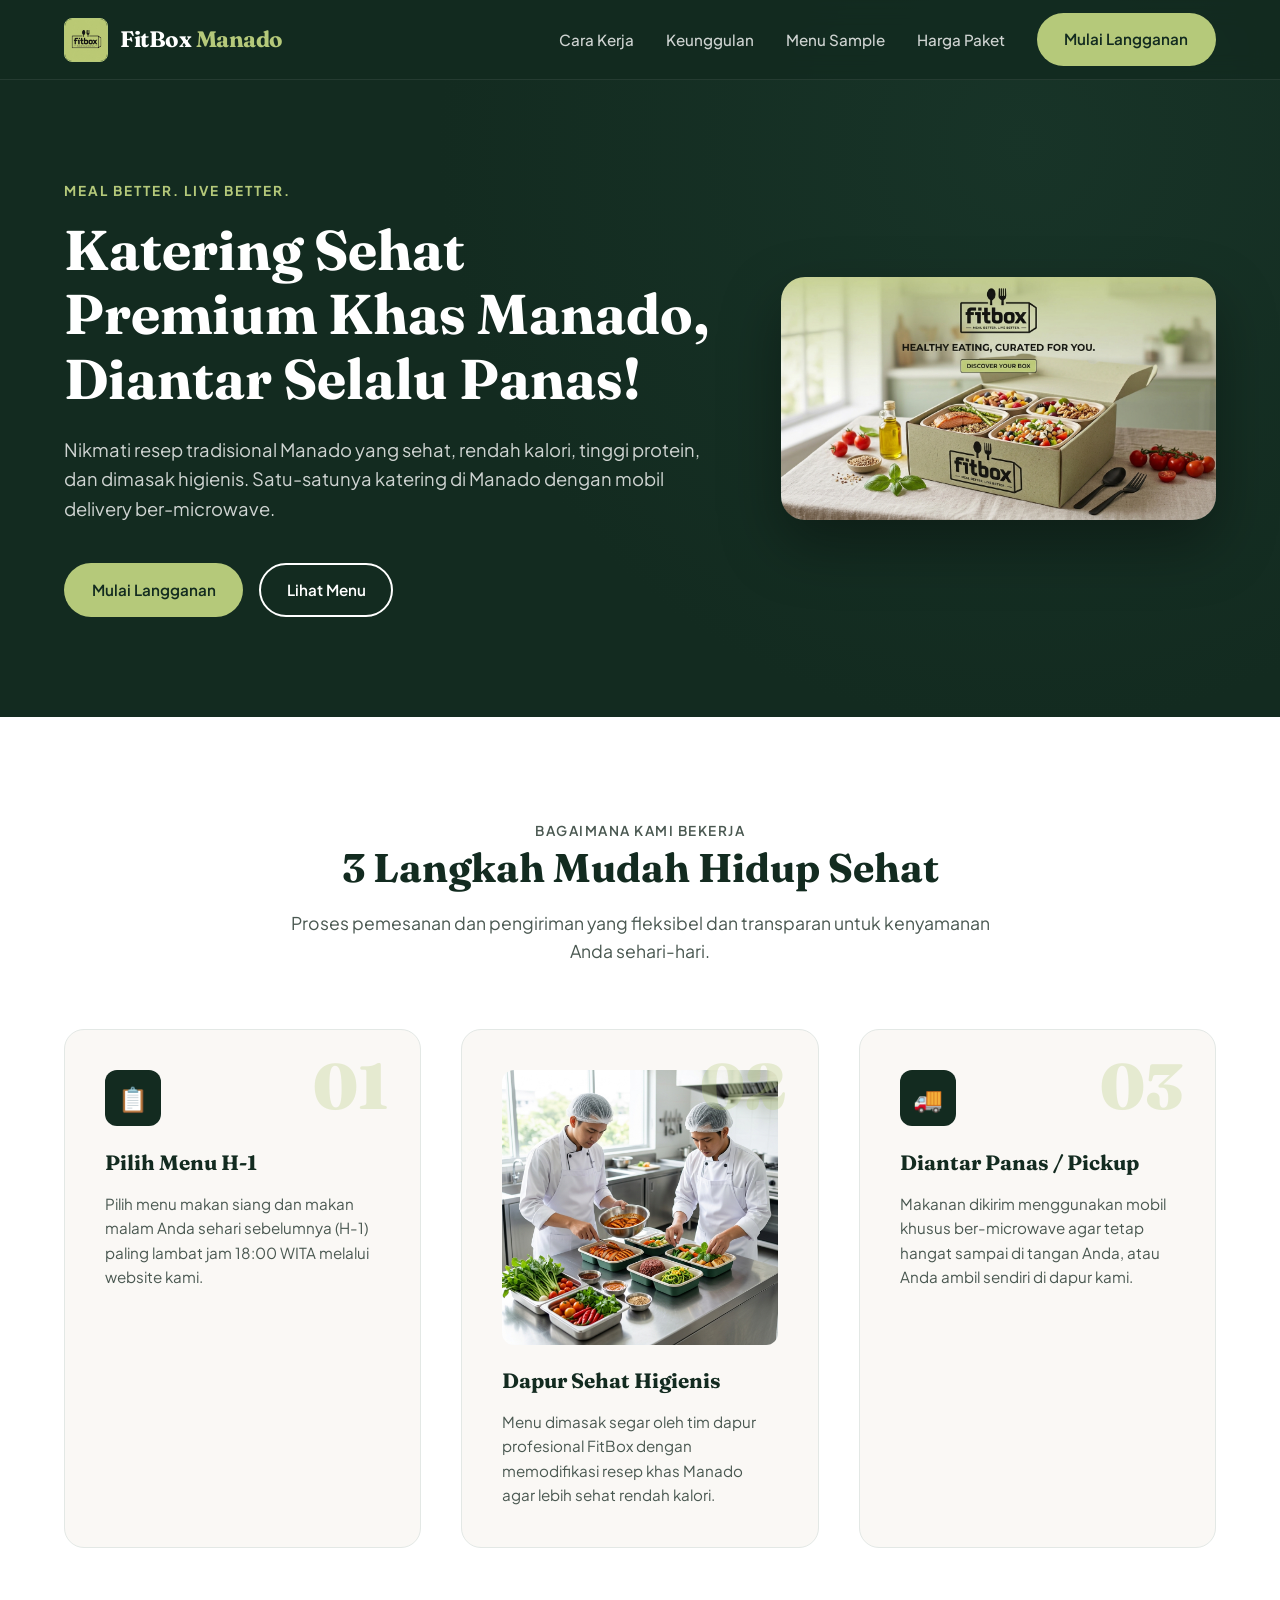
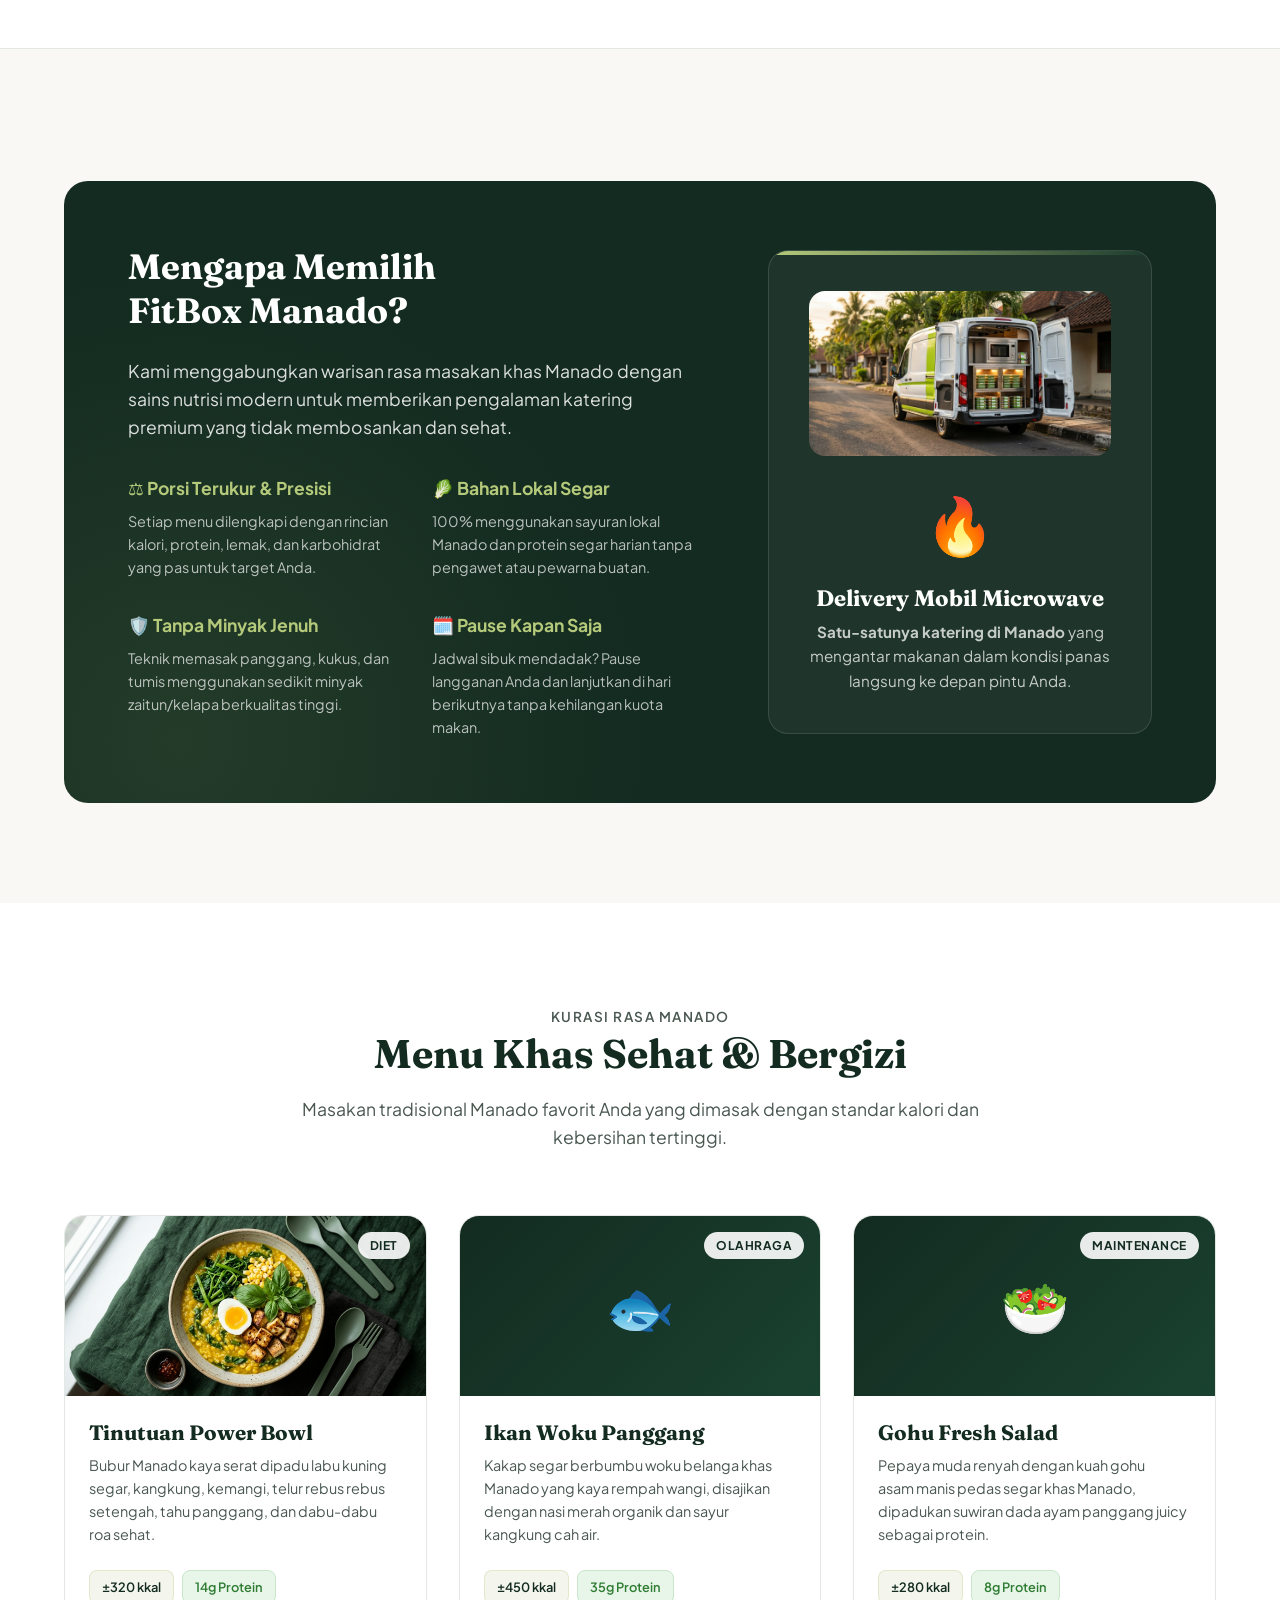
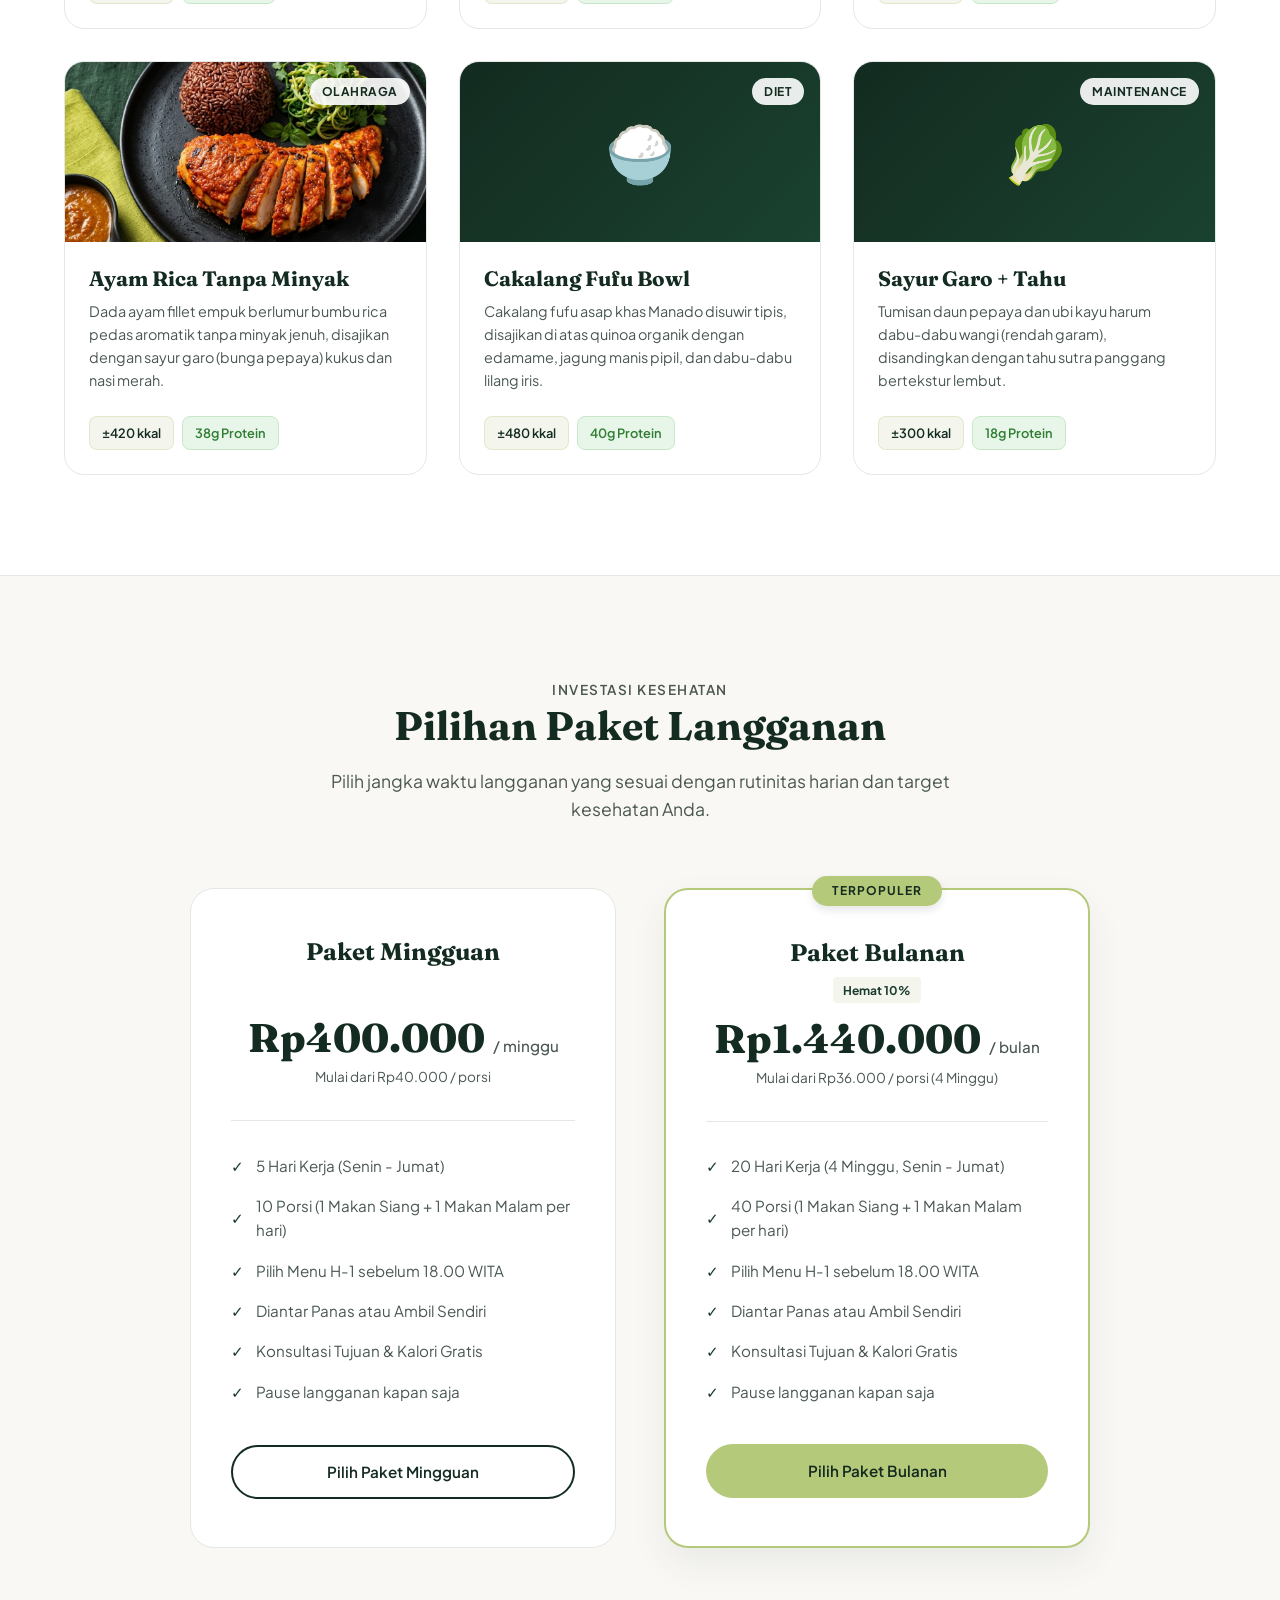
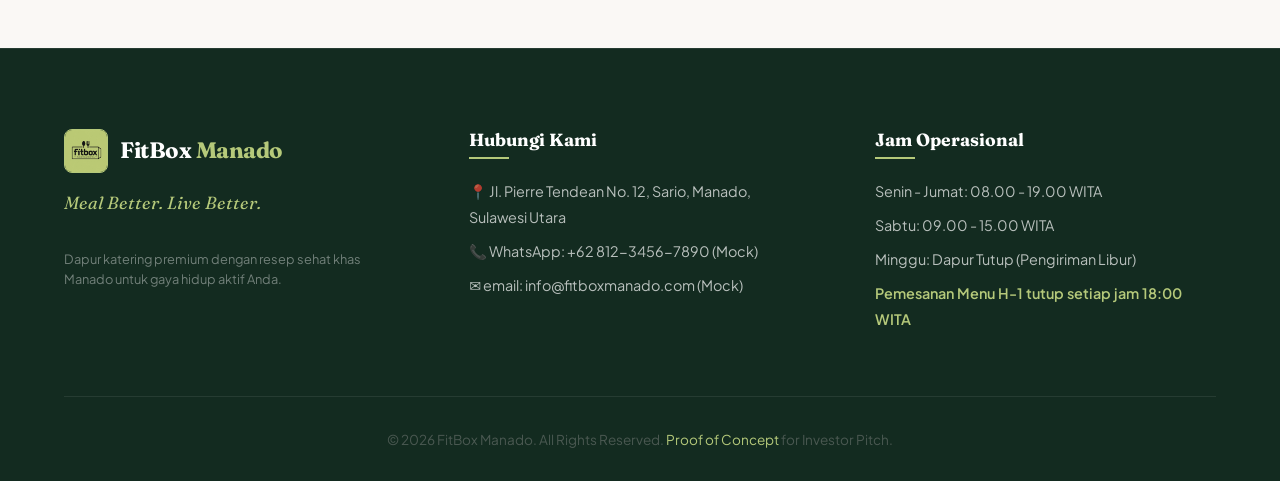
<file: index.html>
<!DOCTYPE html>
<html lang="id">
<head>
  <meta charset="UTF-8">
  <meta name="viewport" content="width=device-width, initial-scale=1.0">
  <title>FitBox Manado — Katering Sehat Premium Khas Manado</title>
  <meta name="description" content="Katering sehat premium pertama di Manado yang diantar panas oleh mobil ber-microwave. Rasa khas Manado yang lezat dengan kalori terukur.">
  <link rel="icon" href="logo.jpeg">
  <link rel="stylesheet" href="styles.css">
</head>
<body>

  <!-- Floating Navbar -->
  <nav class="navbar">
    <div class="container navbar-container">
      <a href="index.html" class="brand">
        <img src="logo.jpeg" alt="FitBox Manado Logo" class="brand-logo">
        <span class="brand-text">FitBox <span>Manado</span></span>
      </a>
      <ul class="nav-links">
        <li><a href="#cara-kerja" class="nav-link">Cara Kerja</a></li>
        <li><a href="#differentiator" class="nav-link">Keunggulan</a></li>
        <li><a href="#menu" class="nav-link">Menu Sample</a></li>
        <li><a href="#harga" class="nav-link">Harga Paket</a></li>
        <li><a href="order.html" class="btn btn-primary">Mulai Langganan</a></li>
      </ul>
      <!-- Mobile CTA -->
      <a href="order.html" class="btn btn-primary mobile-only" style="display: none;">Mulai</a>
    </div>
  </nav>

  <!-- Hero Section -->
  <header class="hero">
    <div class="container hero-grid">
      <div class="hero-content">
        <div class="hero-tagline">Meal Better. Live Better.</div>
        <h1 class="hero-title">Katering Sehat Premium Khas Manado, Diantar Selalu Panas!</h1>
        <p class="hero-description">
          Nikmati resep tradisional Manado yang sehat, rendah kalori, tinggi protein, dan dimasak higienis. Satu-satunya katering di Manado dengan mobil delivery ber-microwave.
        </p>
        <div class="hero-actions">
          <a href="order.html" class="btn btn-primary">Mulai Langganan</a>
          <a href="#menu" class="btn btn-secondary">Lihat Menu</a>
        </div>
      </div>
      <div class="hero-image-container">
        <img src="hero-image.jpg" alt="Menu sehat FitBox" style="width:100%; border-radius:24px; box-shadow:0 25px 60px rgba(0,0,0,0.35);">
      </div>
    </div>
  </header>

  <!-- Cara Kerja Section -->
  <section id="cara-kerja" class="section section-bg-white">
    <div class="container">
      <div class="section-header">
        <span class="section-subtitle">Bagaimana Kami Bekerja</span>
        <h2 class="section-title">3 Langkah Mudah Hidup Sehat</h2>
        <p class="section-description">Proses pemesanan dan pengiriman yang fleksibel dan transparan untuk kenyamanan Anda sehari-hari.</p>
      </div>

      <div class="cara-kerja-grid">
        <!-- Step 1 -->
        <div class="step-card">
          <span class="step-number">01</span>
          <div class="step-icon">📋</div>
          <h3 class="step-title">Pilih Menu H-1</h3>
          <p class="step-desc">Pilih menu makan siang dan makan malam Anda sehari sebelumnya (H-1) paling lambat jam 18:00 WITA melalui website kami.</p>
        </div>

        <!-- Step 2 -->
        <div class="step-card">
          <span class="step-number">02</span>
          <img src="kitchen.jpg" alt="Dapur higienis FitBox" style="width:100%; border-radius:12px; margin-bottom:1rem;">
          <h3 class="step-title">Dapur Sehat Higienis</h3>
          <p class="step-desc">Menu dimasak segar oleh tim dapur profesional FitBox dengan memodifikasi resep khas Manado agar lebih sehat rendah kalori.</p>
        </div>

        <!-- Step 3 -->
        <div class="step-card">
          <span class="step-number">03</span>
          <div class="step-icon">🚚</div>
          <h3 class="step-title">Diantar Panas / Pickup</h3>
          <p class="step-desc">Makanan dikirim menggunakan mobil khusus ber-microwave agar tetap hangat sampai di tangan Anda, atau Anda ambil sendiri di dapur kami.</p>
        </div>
      </div>
    </div>
  </section>

  <!-- Keunggulan Section (Differentiator) -->
  <section id="differentiator" class="section">
    <div class="container">
      <div class="differentiator">
        <div class="diff-grid">
          <div class="diff-content">
            <h3>Mengapa Memilih FitBox Manado?</h3>
            <p class="diff-text">
              Kami menggabungkan warisan rasa masakan khas Manado dengan sains nutrisi modern untuk memberikan pengalaman katering premium yang tidak membosankan dan sehat.
            </p>
            <div class="diff-badge-container">
              <div class="diff-badge-item">
                <span class="diff-badge-title">⚖️ Porsi Terukur & Presisi</span>
                <span class="diff-badge-desc">Setiap menu dilengkapi dengan rincian kalori, protein, lemak, dan karbohidrat yang pas untuk target Anda.</span>
              </div>
              <div class="diff-badge-item">
                <span class="diff-badge-title">🥬 Bahan Lokal Segar</span>
                <span class="diff-badge-desc">100% menggunakan sayuran lokal Manado dan protein segar harian tanpa pengawet atau pewarna buatan.</span>
              </div>
              <div class="diff-badge-item">
                <span class="diff-badge-title">🛡️ Tanpa Minyak Jenuh</span>
                <span class="diff-badge-desc">Teknik memasak panggang, kukus, dan tumis menggunakan sedikit minyak zaitun/kelapa berkualitas tinggi.</span>
              </div>
              <div class="diff-badge-item">
                <span class="diff-badge-title">🗓️ Pause Kapan Saja</span>
                <span class="diff-badge-desc">Jadwal sibuk mendadak? Pause langganan Anda dan lanjutkan di hari berikutnya tanpa kehilangan kuota makan.</span>
              </div>
            </div>
          </div>
          <div class="microwave-card">
            <img src="delivery-car.jpg" alt="Mobil Hot Delivery FitBox" style="width:100%; border-radius:16px; margin-bottom:1rem;">
            <span class="microwave-icon">🔥</span>
            <h4>Delivery Mobil Microwave</h4>
            <p><strong>Satu-satunya katering di Manado</strong> yang mengantar makanan dalam kondisi panas langsung ke depan pintu Anda.</p>
          </div>
        </div>
      </div>
    </div>
  </section>

  <!-- Sample Menu Section -->
  <section id="menu" class="section section-bg-white">
    <div class="container">
      <div class="section-header">
        <span class="section-subtitle">Kurasi Rasa Manado</span>
        <h2 class="section-title">Menu Khas Sehat & Bergizi</h2>
        <p class="section-description">Masakan tradisional Manado favorit Anda yang dimasak dengan standar kalori dan kebersihan tertinggi.</p>
      </div>

      <div class="menu-grid">
        <!-- Item 1 -->
        <div class="menu-card">
          <div class="menu-visual-placeholder" style="padding:0; overflow:hidden;">
            <img src="menu-tinutuan.jpg" alt="Tinutuan Power Bowl" style="width:100%; height:100%; object-fit:cover;">
            <span class="menu-tag">Diet</span>
          </div>
          <div class="menu-body">
            <div class="menu-info">
              <h3 class="menu-title">Tinutuan Power Bowl</h3>
              <p class="menu-desc">Bubur Manado kaya serat dipadu labu kuning segar, kangkung, kemangi, telur rebus rebus setengah, tahu panggang, dan dabu-dabu roa sehat.</p>
            </div>
            <div class="menu-badges">
              <span class="badge badge-kcal">±320 kkal</span>
              <span class="badge badge-protein">14g Protein</span>
            </div>
          </div>
        </div>

        <!-- Item 2 -->
        <div class="menu-card">
          <div class="menu-visual-placeholder">
            🐟
            <span class="menu-tag">Olahraga</span>
          </div>
          <div class="menu-body">
            <div class="menu-info">
              <h3 class="menu-title">Ikan Woku Panggang</h3>
              <p class="menu-desc">Kakap segar berbumbu woku belanga khas Manado yang kaya rempah wangi, disajikan dengan nasi merah organik dan sayur kangkung cah air.</p>
            </div>
            <div class="menu-badges">
              <span class="badge badge-kcal">±450 kkal</span>
              <span class="badge badge-protein">35g Protein</span>
            </div>
          </div>
        </div>

        <!-- Item 3 -->
        <div class="menu-card">
          <div class="menu-visual-placeholder">
            🥗
            <span class="menu-tag">Maintenance</span>
          </div>
          <div class="menu-body">
            <div class="menu-info">
              <h3 class="menu-title">Gohu Fresh Salad</h3>
              <p class="menu-desc">Pepaya muda renyah dengan kuah gohu asam manis pedas segar khas Manado, dipadukan suwiran dada ayam panggang juicy sebagai protein.</p>
            </div>
            <div class="menu-badges">
              <span class="badge badge-kcal">±280 kkal</span>
              <span class="badge badge-protein">8g Protein</span>
            </div>
          </div>
        </div>

        <!-- Item 4 -->
        <div class="menu-card">
          <div class="menu-visual-placeholder" style="padding:0; overflow:hidden;">
            <img src="menu-rica.jpg" alt="Ayam Rica Tanpa Minyak" style="width:100%; height:100%; object-fit:cover;">
            <span class="menu-tag">Olahraga</span>
          </div>
          <div class="menu-body">
            <div class="menu-info">
              <h3 class="menu-title">Ayam Rica Tanpa Minyak</h3>
              <p class="menu-desc">Dada ayam fillet empuk berlumur bumbu rica pedas aromatik tanpa minyak jenuh, disajikan dengan sayur garo (bunga pepaya) kukus dan nasi merah.</p>
            </div>
            <div class="menu-badges">
              <span class="badge badge-kcal">±420 kkal</span>
              <span class="badge badge-protein">38g Protein</span>
            </div>
          </div>
        </div>

        <!-- Item 5 -->
        <div class="menu-card">
          <div class="menu-visual-placeholder">
            🍚
            <span class="menu-tag">Diet</span>
          </div>
          <div class="menu-body">
            <div class="menu-info">
              <h3 class="menu-title">Cakalang Fufu Bowl</h3>
              <p class="menu-desc">Cakalang fufu asap khas Manado disuwir tipis, disajikan di atas quinoa organik dengan edamame, jagung manis pipil, dan dabu-dabu lilang iris.</p>
            </div>
            <div class="menu-badges">
              <span class="badge badge-kcal">±480 kkal</span>
              <span class="badge badge-protein">40g Protein</span>
            </div>
          </div>
        </div>

        <!-- Item 6 -->
        <div class="menu-card">
          <div class="menu-visual-placeholder">
            🥬
            <span class="menu-tag">Maintenance</span>
          </div>
          <div class="menu-body">
            <div class="menu-info">
              <h3 class="menu-title">Sayur Garo + Tahu</h3>
              <p class="menu-desc">Tumisan daun pepaya dan ubi kayu harum dabu-dabu wangi (rendah garam), disandingkan dengan tahu sutra panggang bertekstur lembut.</p>
            </div>
            <div class="menu-badges">
              <span class="badge badge-kcal">±300 kkal</span>
              <span class="badge badge-protein">18g Protein</span>
            </div>
          </div>
        </div>
      </div>
    </div>
  </section>

  <!-- Pricing Section -->
  <section id="harga" class="section">
    <div class="container">
      <div class="section-header">
        <span class="section-subtitle">Investasi Kesehatan</span>
        <h2 class="section-title">Pilihan Paket Langganan</h2>
        <p class="section-description">Pilih jangka waktu langganan yang sesuai dengan rutinitas harian dan target kesehatan Anda.</p>
      </div>

      <div class="pricing-grid">
        <!-- Paket Mingguan -->
        <div class="pricing-card">
          <div class="pricing-header">
            <h3 class="pricing-name">Paket Mingguan</h3>
            <span class="pricing-badge-save" style="visibility: hidden;">Placeholder</span>
            <div class="pricing-price">Rp400.000 <span>/ minggu</span></div>
            <p style="margin-top: 0.5rem; font-size: 0.85rem; color: var(--color-text-muted);">Mulai dari Rp40.000 / porsi</p>
          </div>
          <ul class="pricing-features">
            <li>5 Hari Kerja (Senin - Jumat)</li>
            <li>10 Porsi (1 Makan Siang + 1 Makan Malam per hari)</li>
            <li>Pilih Menu H-1 sebelum 18.00 WITA</li>
            <li>Diantar Panas atau Ambil Sendiri</li>
            <li>Konsultasi Tujuan & Kalori Gratis</li>
            <li>Pause langganan kapan saja</li>
          </ul>
          <a href="order.html?plan=mingguan" class="btn btn-outline" style="width: 100%;">Pilih Paket Mingguan</a>
        </div>

        <!-- Paket Bulanan -->
        <div class="pricing-card popular">
          <span class="popular-badge">Terpopuler</span>
          <div class="pricing-header">
            <h3 class="pricing-name">Paket Bulanan</h3>
            <span class="pricing-badge-save">Hemat 10%</span>
            <div class="pricing-price">Rp1.440.000 <span>/ bulan</span></div>
            <p style="margin-top: 0.5rem; font-size: 0.85rem; color: var(--color-text-muted);">Mulai dari Rp36.000 / porsi (4 Minggu)</p>
          </div>
          <ul class="pricing-features">
            <li>20 Hari Kerja (4 Minggu, Senin - Jumat)</li>
            <li>40 Porsi (1 Makan Siang + 1 Makan Malam per hari)</li>
            <li>Pilih Menu H-1 sebelum 18.00 WITA</li>
            <li>Diantar Panas atau Ambil Sendiri</li>
            <li>Konsultasi Tujuan & Kalori Gratis</li>
            <li>Pause langganan kapan saja</li>
          </ul>
          <a href="order.html?plan=bulanan" class="btn btn-primary" style="width: 100%;">Pilih Paket Bulanan</a>
        </div>
      </div>
    </div>
  </section>

  <!-- Footer -->
  <footer class="footer">
    <div class="container">
      <div class="footer-grid">
        <div class="footer-brand">
          <div class="brand">
            <img src="logo.jpeg" alt="FitBox Manado Logo" class="brand-logo">
            <span class="brand-text">FitBox <span>Manado</span></span>
          </div>
          <p class="footer-tagline">Meal Better. Live Better.</p>
          <p style="font-size: 0.8rem; color: rgba(255,255,255,0.4); margin-top: 1rem;">
            Dapur katering premium dengan resep sehat khas Manado untuk gaya hidup aktif Anda.
          </p>
        </div>

        <div>
          <h4 class="footer-info-title">Hubungi Kami</h4>
          <div class="footer-info-text">
            <span>📍 Jl. Pierre Tendean No. 12, Sario, Manado, Sulawesi Utara</span>
            <span>📞 WhatsApp: +62 812-3456-7890 (Mock)</span>
            <span>✉️ email: info@fitboxmanado.com (Mock)</span>
          </div>
        </div>

        <div>
          <h4 class="footer-info-title">Jam Operasional</h4>
          <div class="footer-info-text">
            <span>Senin - Jumat: 08.00 - 19.00 WITA</span>
            <span>Sabtu: 09.00 - 15.00 WITA</span>
            <span>Minggu: Dapur Tutup (Pengiriman Libur)</span>
            <span style="color: var(--color-accent); font-weight: 600;">Pemesanan Menu H-1 tutup setiap jam 18:00 WITA</span>
          </div>
        </div>
      </div>

      <div class="footer-bottom">
        <p>&copy; 2026 FitBox Manado. All Rights Reserved. <span>Proof of Concept</span> for Investor Pitch.</p>
      </div>
    </div>
  </footer>

  <script>
    // Responsive Navbar Mobile Adjustments
    const navCta = document.querySelector('.navbar .btn');
    const mobileCta = document.querySelector('.navbar .mobile-only');
    if(window.innerWidth <= 768) {
      if(navCta) navCta.style.display = 'none';
      if(mobileCta) mobileCta.style.display = 'inline-flex';
    }
  </script>
</body>
</html>
</file>
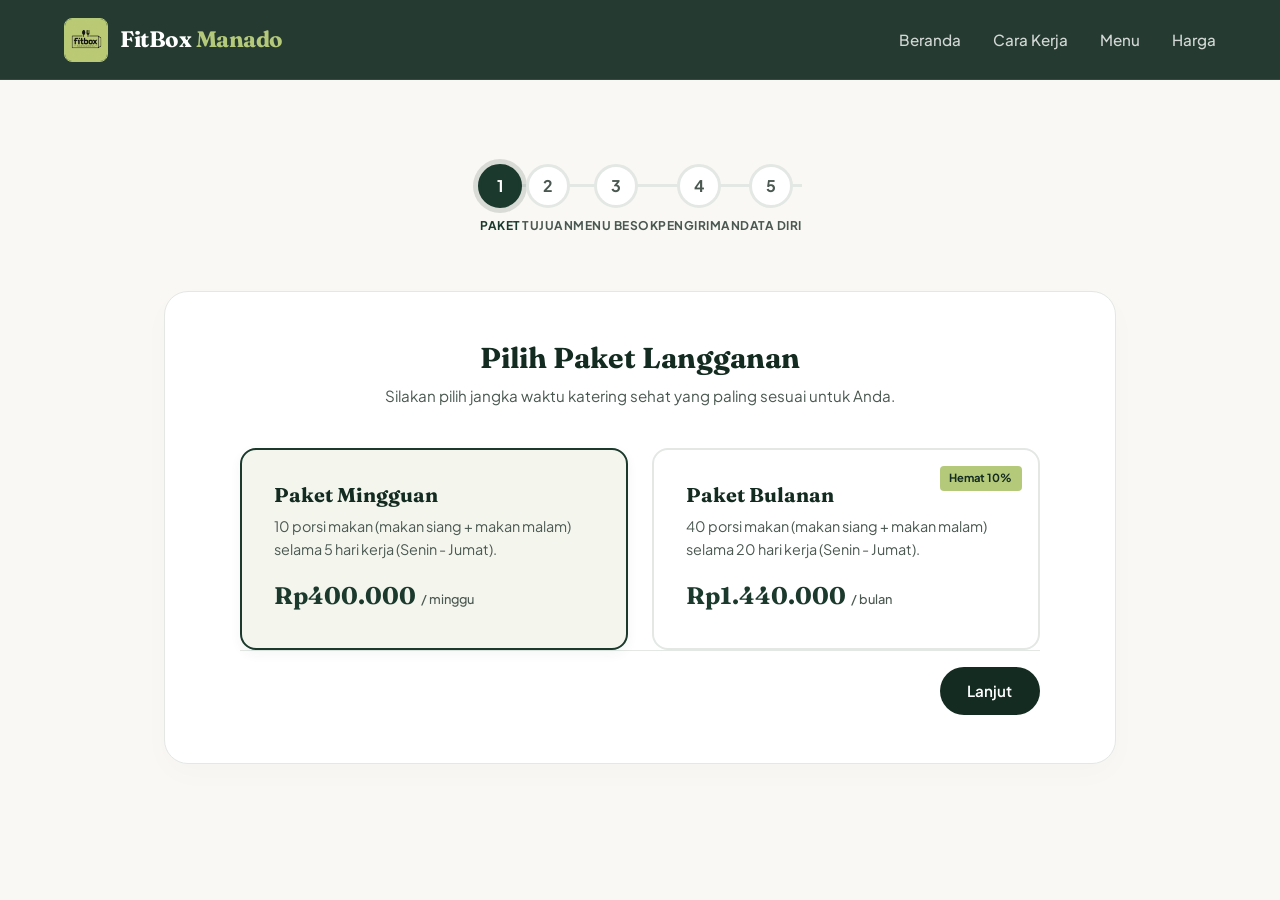
<file: order.html>
<!DOCTYPE html>
<html lang="id">
<head>
  <meta charset="UTF-8">
  <meta name="viewport" content="width=device-width, initial-scale=1.0">
  <title>Mulai Langganan — FitBox Manado</title>
  <meta name="description" content="Daftar langganan katering sehat FitBox Manado. Isi formulir wizard 5 langkah kami untuk memilih menu, jadwal kirim, dan tujuan kesehatan.">
  <link rel="icon" href="logo.jpeg">
  <link rel="stylesheet" href="styles.css">
</head>
<body>

  <!-- Floating Navbar (Branded) -->
  <nav class="navbar">
    <div class="container navbar-container">
      <a href="index.html" class="brand">
        <img src="logo.jpeg" alt="FitBox Manado Logo" class="brand-logo">
        <span class="brand-text">FitBox <span>Manado</span></span>
      </a>
      <ul class="nav-links">
        <li><a href="index.html" class="nav-link">Beranda</a></li>
        <li><a href="index.html#cara-kerja" class="nav-link">Cara Kerja</a></li>
        <li><a href="index.html#menu" class="nav-link">Menu</a></li>
        <li><a href="index.html#harga" class="nav-link">Harga</a></li>
      </ul>
    </div>
  </nav>

  <!-- Wizard Wrapper -->
  <main class="wizard-page" id="order-wizard-root">
    <div class="container" style="flex-grow: 1; max-width: 1000px; display: flex; flex-direction: column; justify-content: center;">
      
      <!-- Progress Bar Tracker -->
      <div class="progress-tracker">
        <div class="progress-bar-fill" id="progress-bar-fill"></div>
        
        <div class="progress-step active" data-step="1">
          <div class="step-indicator">1</div>
          <span class="step-label">Paket</span>
        </div>
        
        <div class="progress-step" data-step="2">
          <div class="step-indicator">2</div>
          <span class="step-label">Tujuan</span>
        </div>
        
        <div class="progress-step" data-step="3">
          <div class="step-indicator">3</div>
          <span class="step-label">Menu Besok</span>
        </div>
        
        <div class="progress-step" data-step="4">
          <div class="step-indicator">4</div>
          <span class="step-label">Pengiriman</span>
        </div>
        
        <div class="progress-step" data-step="5">
          <div class="step-indicator">5</div>
          <span class="step-label">Data Diri</span>
        </div>
      </div>

      <!-- Main Wizard Card Container -->
      <div class="wizard-card">
        
        <!-- ==================== STEP 1: PILIH PAKET ==================== -->
        <div class="wizard-step-panel active" id="step-1">
          <h2 class="wizard-title">Pilih Paket Langganan</h2>
          <p class="wizard-subtitle">Silakan pilih jangka waktu katering sehat yang paling sesuai untuk Anda.</p>
          
          <div class="options-grid">
            <!-- Paket Mingguan Card -->
            <label class="option-card" for="plan-mingguan">
              <input type="radio" id="plan-mingguan" name="plan-option" value="mingguan">
              <h3 class="option-card-title">Paket Mingguan</h3>
              <p class="option-card-desc">10 porsi makan (makan siang + makan malam) selama 5 hari kerja (Senin - Jumat).</p>
              <div class="option-card-price">Rp400.000 <span style="font-size: 0.8rem; font-weight: 500; font-family: var(--font-sans); color: var(--color-text-muted);">/ minggu</span></div>
            </label>
            
            <!-- Paket Bulanan Card -->
            <label class="option-card" for="plan-bulanan">
              <input type="radio" id="plan-bulanan" name="plan-option" value="bulanan">
              <span class="option-badge">Hemat 10%</span>
              <h3 class="option-card-title">Paket Bulanan</h3>
              <p class="option-card-desc">40 porsi makan (makan siang + makan malam) selama 20 hari kerja (Senin - Jumat).</p>
              <div class="option-card-price">Rp1.440.000 <span style="font-size: 0.8rem; font-weight: 500; font-family: var(--font-sans); color: var(--color-text-muted);">/ bulan</span></div>
            </label>
          </div>
        </div>

        <!-- ==================== STEP 2: TUJUAN & AKTIVITAS ==================== -->
        <div class="wizard-step-panel" id="step-2">
          <h2 class="wizard-title">Tujuan Kesehatan Anda</h2>
          <p class="wizard-subtitle">Kurasi menu kami disesuaikan untuk membantu mencapai berat badan ideal Anda.</p>
          
          <div class="options-grid">
            <!-- Goal 1 -->
            <label class="option-card" for="goal-diet">
              <input type="radio" id="goal-diet" name="goal-option" value="diet">
              <h3 class="option-card-title">⚖️ Turun Berat Badan</h3>
              <p class="option-card-desc">Porsi defisit kalori sehat terkontrol, dirancang khusus memangkas lemak tubuh.</p>
            </label>
            
            <!-- Goal 2 -->
            <label class="option-card" for="goal-olahraga">
              <input type="radio" id="goal-olahraga" name="goal-option" value="olahraga">
              <h3 class="option-card-title">💪 Olahraga & Otot</h3>
              <p class="option-card-desc">Asupan makro dengan protein tinggi untuk pertumbuhan massa otot & kebugaran.</p>
            </label>
            
            <!-- Goal 3 -->
            <label class="option-card" for="goal-maintenance">
              <input type="radio" id="goal-maintenance" name="goal-option" value="maintenance">
              <h3 class="option-card-title">🥗 Hidup Sehat</h3>
              <p class="option-card-desc">Porsi kalori seimbang dan nutrisi harian komplit untuk menjaga kebugaran tubuh.</p>
            </label>
            
            <!-- Goal 4 -->
            <label class="option-card" for="goal-khusus">
              <input type="radio" id="goal-khusus" name="goal-option" value="khusus">
              <h3 class="option-card-title">🩺 Kebutuhan Khusus</h3>
              <p class="option-card-desc">Rencana makan khusus dengan pembatasan alergi tertentu atau anjuran diet medis.</p>
            </label>
          </div>
        </div>

        <!-- ==================== STEP 3: PILIH MENU BESOK ==================== -->
        <div class="wizard-step-panel" id="step-3">
          <h2 class="wizard-title">Pilih Menu untuk Hari Pertama</h2>
          <p class="wizard-subtitle">Silakan pilih 1 menu Makan Siang dan 1 menu Makan Malam untuk memulai program katering Anda.</p>
          
          <div class="info-banner">
            <span class="info-banner-icon">🕒</span>
            <span>Pemesanan & perubahan menu esok hari ditutup <strong>H-1 pukul 18.00 WITA</strong>. Untuk tanggal: <strong id="tomorrow-date-label"></strong></span>
          </div>

          <div class="meal-selector-grid">
            <!-- Lunch Column -->
            <div class="meal-selector-column">
              <div class="meal-column-title">🍱 Makan Siang (Lunch)</div>
              
              <div class="meal-option-item" data-type="lunch" data-meal="tinutuan">
                <div class="meal-option-icon">🥣</div>
                <div class="meal-option-details">
                  <div class="meal-option-name">Tinutuan Power Bowl</div>
                  <div class="meal-option-meta">±320 kkal &bull; Protein 14g</div>
                </div>
                <div class="meal-checkbox"></div>
              </div>

              <div class="meal-option-item" data-type="lunch" data-meal="woku">
                <div class="meal-option-icon">🐟</div>
                <div class="meal-option-details">
                  <div class="meal-option-name">Ikan Woku Panggang</div>
                  <div class="meal-option-meta">±450 kkal &bull; Protein 35g</div>
                </div>
                <div class="meal-checkbox"></div>
              </div>

              <div class="meal-option-item" data-type="lunch" data-meal="gohu">
                <div class="meal-option-icon">🥗</div>
                <div class="meal-option-details">
                  <div class="meal-option-name">Gohu Fresh Salad</div>
                  <div class="meal-option-meta">±280 kkal &bull; Protein 8g</div>
                </div>
                <div class="meal-checkbox"></div>
              </div>

              <div class="meal-option-item" data-type="lunch" data-meal="rica">
                <div class="meal-option-icon">🍗</div>
                <div class="meal-option-details">
                  <div class="meal-option-name">Ayam Rica Tanpa Minyak</div>
                  <div class="meal-option-meta">±420 kkal &bull; Protein 38g</div>
                </div>
                <div class="meal-checkbox"></div>
              </div>

              <div class="meal-option-item" data-type="lunch" data-meal="cakalang">
                <div class="meal-option-icon">🍚</div>
                <div class="meal-option-details">
                  <div class="meal-option-name">Cakalang Fufu Bowl</div>
                  <div class="meal-option-meta">±480 kkal &bull; Protein 40g</div>
                </div>
                <div class="meal-checkbox"></div>
              </div>

              <div class="meal-option-item" data-type="lunch" data-meal="garo">
                <div class="meal-option-icon">🥬</div>
                <div class="meal-option-details">
                  <div class="meal-option-name">Sayur Garo + Tahu Panggang</div>
                  <div class="meal-option-meta">±300 kkal &bull; Protein 18g</div>
                </div>
                <div class="meal-checkbox"></div>
              </div>
            </div>

            <!-- Dinner Column -->
            <div class="meal-selector-column">
              <div class="meal-column-title">🍽️ Makan Malam (Dinner)</div>

              <div class="meal-option-item" data-type="dinner" data-meal="tinutuan">
                <div class="meal-option-icon">🥣</div>
                <div class="meal-option-details">
                  <div class="meal-option-name">Tinutuan Power Bowl</div>
                  <div class="meal-option-meta">±320 kkal &bull; Protein 14g</div>
                </div>
                <div class="meal-checkbox"></div>
              </div>

              <div class="meal-option-item" data-type="dinner" data-meal="woku">
                <div class="meal-option-icon">🐟</div>
                <div class="meal-option-details">
                  <div class="meal-option-name">Ikan Woku Panggang</div>
                  <div class="meal-option-meta">±450 kkal &bull; Protein 35g</div>
                </div>
                <div class="meal-checkbox"></div>
              </div>

              <div class="meal-option-item" data-type="dinner" data-meal="gohu">
                <div class="meal-option-icon">🥗</div>
                <div class="meal-option-details">
                  <div class="meal-option-name">Gohu Fresh Salad</div>
                  <div class="meal-option-meta">±280 kkal &bull; Protein 8g</div>
                </div>
                <div class="meal-checkbox"></div>
              </div>

              <div class="meal-option-item" data-type="dinner" data-meal="rica">
                <div class="meal-option-icon">🍗</div>
                <div class="meal-option-details">
                  <div class="meal-option-name">Ayam Rica Tanpa Minyak</div>
                  <div class="meal-option-meta">±420 kkal &bull; Protein 38g</div>
                </div>
                <div class="meal-checkbox"></div>
              </div>

              <div class="meal-option-item" data-type="dinner" data-meal="cakalang">
                <div class="meal-option-icon">🍚</div>
                <div class="meal-option-details">
                  <div class="meal-option-name">Cakalang Fufu Bowl</div>
                  <div class="meal-option-meta">±480 kkal &bull; Protein 40g</div>
                </div>
                <div class="meal-checkbox"></div>
              </div>

              <div class="meal-option-item" data-type="dinner" data-meal="garo">
                <div class="meal-option-icon">🥬</div>
                <div class="meal-option-details">
                  <div class="meal-option-name">Sayur Garo + Tahu Panggang</div>
                  <div class="meal-option-meta">±300 kkal &bull; Protein 18g</div>
                </div>
                <div class="meal-checkbox"></div>
              </div>
            </div>
          </div>
        </div>

        <!-- ==================== STEP 4: METODE PENGIRIMAN ==================== -->
        <div class="wizard-step-panel" id="step-4">
          <h2 class="wizard-title">Metode Pengiriman</h2>
          <p class="wizard-subtitle">Pilih opsi pengiriman yang paling mudah untuk Anda jangkau di Manado.</p>
          
          <div class="options-grid">
            <!-- Option 1: Delivery -->
            <label class="option-card" for="del-delivery">
              <input type="radio" id="del-delivery" name="delivery-option" value="delivery">
              <span class="option-badge">Rekomendasi</span>
              <h3 class="option-card-title">🚚 Hot Delivery</h3>
              <p class="option-card-desc">Makanan diantar hangat dalam mobil khusus ber-microwave langsung ke alamat Anda.</p>
            </label>
            
            <!-- Option 2: Pickup -->
            <label class="option-card" for="del-pickup">
              <input type="radio" id="del-pickup" name="delivery-option" value="pickup">
              <h3 class="option-card-title">🛍️ Ambil Sendiri (Pickup)</h3>
              <p class="option-card-desc">Ambil pesanan makanan Anda di dapur pusat kami di pusat kota Manado.</p>
              <div class="option-card-price" style="font-size: 1.1rem; color: var(--color-primary-medium);">Gratis Ongkir</div>
            </label>
          </div>

          <!-- Dynamic Address Input -->
          <div class="address-input-wrapper" id="address-input-wrapper">
            <div class="form-group">
              <label for="address-text">Alamat Pengiriman Lengkap (Manado Kota) *</label>
              <textarea id="address-text" class="form-control" rows="4" placeholder="Tuliskan nama jalan, nomor rumah, kelurahan/kecamatan, patokan terdekat..."></textarea>
            </div>
          </div>

          <!-- Dynamic Pickup Box -->
          <div class="pickup-info-box" id="pickup-info-box">
            <div class="pickup-title">📍 Alamat Dapur FitBox Manado</div>
            <div class="pickup-address">
              Jl. Pierre Tendean No. 12, Sario, Manado (Depan Manado Town Square).<br>
              Pengambilan makan siang tersedia mulai jam 11:00 WITA, makan malam mulai jam 17:00 WITA.
            </div>
          </div>
        </div>

        <!-- ==================== STEP 5: DATA DIRI & TARGET ==================== -->
        <div class="wizard-step-panel" id="step-5">
          <h2 class="wizard-title">Lengkapi Data Diri</h2>
          <p class="wizard-subtitle">Isi data kontak Anda untuk melakukan verifikasi pesanan lewat WhatsApp.</p>
          
          <div class="form-wizard-container">
            <div class="form-group">
              <label for="input-nama">Nama Lengkap *</label>
              <input type="text" id="input-nama" class="form-control" placeholder="Nama Anda..." required>
            </div>

            <div class="form-group">
              <label for="input-wa">Nomor WhatsApp *</label>
              <input type="tel" id="input-wa" class="form-control" placeholder="Contoh: 081234567890..." required>
            </div>

            <!-- Optional Field Toggle Drawer -->
            <button type="button" class="optional-toggle-btn" id="optional-toggle-btn">
              Lengkapi Informasi Opsional (Untuk Riset & Nutrisi) &plus;
            </button>

            <!-- Optional Fields Container -->
            <div class="optional-section" id="optional-section">
              <div class="form-row">
                <div class="form-group">
                  <label for="input-usia">Usia (Tahun)</label>
                  <input type="number" id="input-usia" class="form-control" placeholder="Usia Anda...">
                </div>
                <div class="form-group">
                  <label for="input-berat">Berat Badan (kg)</label>
                  <input type="number" id="input-berat" class="form-control" placeholder="Berat...">
                </div>
              </div>

              <div class="form-row">
                <div class="form-group">
                  <label for="input-tinggi">Tinggi Badan (cm)</label>
                  <input type="number" id="input-tinggi" class="form-control" placeholder="Tinggi...">
                </div>
                <div class="form-group">
                  <label for="input-target-berat">Target Berat Badan (kg)</label>
                  <input type="number" id="input-target-berat" class="form-control" placeholder="Target...">
                </div>
              </div>

              <div class="form-group">
                <label for="input-alergi">Alergi atau Pantangan Makanan</label>
                <input type="text" id="input-alergi" class="form-control" placeholder="Contoh: Seafood, kacang, telur...">
              </div>

              <div class="form-group">
                <label for="input-aktivitas">Tingkat Aktivitas Harian</label>
                <select id="input-aktivitas" class="form-control">
                  <option value="">-- Pilih Aktivitas --</option>
                  <option value="low">Ringan (Jarang olahraga / pekerja kantoran duduk)</option>
                  <option value="medium">Sedang (Olahraga ringan 2-3 kali seminggu)</option>
                  <option value="high">Tinggi (Aktif berolahraga/atlet/pekerja fisik)</option>
                </select>
              </div>
            </div>
          </div>
        </div>

        <!-- ==================== STEP 6: RECAP & CONFIRMATION ==================== -->
        <div class="wizard-step-panel" id="step-6">
          <h2 class="wizard-title">Konfirmasi Pemesanan</h2>
          <p class="wizard-subtitle">Periksa kembali detail pesanan Anda sebelum mengonfirmasi melalui WhatsApp.</p>
          
          <div class="recap-container">
            <div class="recap-header">
              <span class="recap-header-title" id="recap-plan">Paket Katering</span>
              <span class="recap-price" id="recap-total-price">Rp0</span>
            </div>
            
            <div class="recap-body">
              <!-- Recap Row 1: Target -->
              <div class="recap-section">
                <div class="recap-section-title">Tujuan Rencana Makan</div>
                <div class="recap-section-value" id="recap-goal">-</div>
              </div>

              <!-- Recap Row 2: Menu Besok -->
              <div class="recap-section">
                <div class="recap-section-title">Menu Hari Pertama (<span id="recap-tomorrow-date"></span>)</div>
                <ul class="recap-meals-list" id="recap-meals-list">
                  <!-- JS dynamically populated -->
                </ul>
              </div>

              <!-- Recap Row 3: Shipping -->
              <div class="recap-section">
                <div class="recap-section-title">Opsi Pengiriman</div>
                <div class="recap-section-value" id="recap-delivery-val">-</div>
                <div class="recap-section-subtext" id="recap-delivery-sub">-</div>
              </div>

              <!-- Recap Row 4: Personal Info -->
              <div class="recap-section">
                <div class="recap-section-title">Detail Kontak Anda</div>
                <div class="recap-section-value">
                  <span id="recap-name"></span> (<span id="recap-whatsapp"></span>)
                </div>
              </div>

              <!-- Recap Row 5: Optional (conditional display) -->
              <div class="recap-section" id="recap-optional-section" style="display: none;">
                <div class="recap-section-title">Informasi Fisik Opsional</div>
                <ul style="padding-left: 1.25rem; font-size: 0.9rem; color: var(--color-text-muted);" id="recap-optional-container">
                  <!-- JS dynamically populated -->
                </ul>
              </div>
            </div>
          </div>

          <div class="confirmation-actions">
            <!-- Real WhatsApp redirect anchor -->
            <a href="#" id="btn-whatsapp" target="_blank" class="btn btn-whatsapp">
              💬 Konfirmasi via WhatsApp
            </a>
            
            <p class="confirmation-note">
              * Pembayaran dan aktivasi langganan akan diselesaikan secara manual melalui obrolan dengan admin WhatsApp kami.
            </p>

            <a href="#" id="btn-reset" class="btn btn-outline" style="margin-top: 1rem;">
              Kembali ke Beranda
            </a>
          </div>
        </div>

        <!-- Navigation buttons (Hidden on Step 6) -->
        <div class="wizard-nav" id="wizard-nav">
          <button type="button" class="btn btn-outline" id="btn-back">Kembali</button>
          <button type="button" class="btn btn-dark" id="btn-next" disabled>Lanjut</button>
        </div>
      </div>
    </div>
  </main>

  <script src="app.js"></script>
</body>
</html>
</file>
<file: styles.css>
@import url('https://fonts.googleapis.com/css2?family=Fraunces:ital,opsz,wght@0,9..144,300..900;1,9..144,300..900&family=Plus+Jakarta+Sans:ital,wght@0,300..800;1,300..800&display=swap');

:root {
  /* Premium Palette */
  --color-primary-dark: #132B20;    /* Deep Forest Green */
  --color-primary-medium: #1B3A2D;  /* Forest Green */
  --color-accent: #B5C97A;          /* Brand Lime Green */
  --color-accent-hover: #A3B769;    /* Slightly Darker Lime Green */
  --color-bg-cream: #FAF8F5;        /* Neutral Warm Cream */
  --color-bg-white: #FFFFFF;        /* Crisp White */
  --color-border: #E3E8E5;          /* Soft Greenish Border */
  --color-text-dark: #151A18;       /* Charcoal Black */
  --color-text-muted: #4A5851;      /* Muted Green-Grey */
  --color-text-white: #FFFFFF;      /* Pure White */
  --color-accent-light: #F4F6EE;    /* Soft Tinted Lime */
  
  /* Fonts */
  --font-serif: 'Fraunces', Georgia, serif;
  --font-sans: 'Plus Jakarta Sans', system-ui, sans-serif;
  
  /* Transitions */
  --transition-smooth: all 0.3s cubic-bezier(0.25, 0.8, 0.25, 1);
  --transition-fast: all 0.15s ease-out;
}

/* Reset & Base Styles */
*, *::before, *::after {
  box-sizing: border-box;
  margin: 0;
  padding: 0;
}

html {
  scroll-behavior: smooth;
  font-size: 16px;
  -webkit-font-smoothing: antialiased;
}

body {
  font-family: var(--font-sans);
  background-color: var(--color-bg-cream);
  color: var(--color-text-dark);
  line-height: 1.6;
  accent-color: var(--color-accent);
}

h1, h2, h3, h4, h5, h6 {
  font-family: var(--font-serif);
  font-weight: 700;
  line-height: 1.25;
  color: var(--color-primary-dark);
  text-wrap: balance;
}

p {
  color: var(--color-text-muted);
  text-wrap: pretty;
}

a {
  color: inherit;
  text-decoration: none;
}

/* Buttons */
.btn {
  display: inline-flex;
  align-items: center;
  justify-content: center;
  font-family: var(--font-sans);
  font-weight: 600;
  padding: 0.8rem 1.6rem;
  border-radius: 9999px;
  border: 2px solid transparent;
  cursor: pointer;
  transition: var(--transition-smooth);
  font-size: 0.95rem;
}

.btn-primary {
  background-color: var(--color-accent);
  color: var(--color-primary-dark);
}

.btn-primary:hover {
  background-color: var(--color-accent-hover);
  transform: translateY(-2px);
  box-shadow: 0 4px 12px rgba(181, 201, 122, 0.3);
}

.btn-secondary {
  background-color: transparent;
  color: var(--color-text-white);
  border-color: var(--color-text-white);
}

.btn-secondary:hover {
  background-color: rgba(255, 255, 255, 0.1);
  transform: translateY(-2px);
}

.btn-outline {
  background-color: transparent;
  color: var(--color-primary-dark);
  border-color: var(--color-primary-dark);
}

.btn-outline:hover {
  background-color: var(--color-primary-dark);
  color: var(--color-text-white);
  transform: translateY(-2px);
}

.btn-dark {
  background-color: var(--color-primary-dark);
  color: var(--color-text-white);
}

.btn-dark:hover {
  background-color: #0d1f17;
  transform: translateY(-2px);
}

.btn:disabled {
  background-color: #d1d5db;
  color: #9ca3af;
  border-color: transparent;
  cursor: not-allowed;
  transform: none !important;
  box-shadow: none !important;
}

/* Utility Containers */
.container {
  width: 100%;
  max-width: 1200px;
  margin: 0 auto;
  padding: 0 1.5rem;
}

/* Navbar */
.navbar {
  position: fixed;
  top: 0;
  left: 0;
  right: 0;
  height: 80px;
  background-color: rgba(19, 43, 32, 0.92);
  backdrop-filter: blur(12px);
  -webkit-backdrop-filter: blur(12px);
  z-index: 1000;
  border-bottom: 1px solid rgba(255, 255, 255, 0.08);
  transition: var(--transition-smooth);
}

.navbar-container {
  display: flex;
  align-items: center;
  justify-content: space-between;
  height: 100%;
}

.brand {
  display: flex;
  align-items: center;
  gap: 0.75rem;
  color: var(--color-text-white);
}

.brand-logo {
  height: 44px;
  width: 44px;
  border-radius: 8px;
  object-fit: cover;
  border: 1px solid var(--color-accent);
}

.brand-text {
  font-family: var(--font-serif);
  font-size: 1.4rem;
  font-weight: 700;
  letter-spacing: -0.5px;
}

.brand-text span {
  color: var(--color-accent);
}

.nav-links {
  display: flex;
  align-items: center;
  gap: 2rem;
  list-style: none;
}

.nav-link {
  color: rgba(255, 255, 255, 0.8);
  font-weight: 500;
  font-size: 0.95rem;
  transition: var(--transition-fast);
}

.nav-link:hover {
  color: var(--color-accent);
}

/* Hero Section */
.hero {
  background-color: var(--color-primary-dark);
  background-image: radial-gradient(circle at 80% 20%, rgba(27, 58, 45, 0.6) 0%, transparent 50%);
  color: var(--color-text-white);
  padding: 180px 0 100px 0;
  position: relative;
  overflow: hidden;
}

.hero-grid {
  display: grid;
  grid-template-columns: 1.2fr 0.8fr;
  gap: 4rem;
  align-items: center;
}

.hero-content {
  max-width: 650px;
}

.hero-tagline {
  color: var(--color-accent);
  font-weight: 700;
  text-transform: uppercase;
  letter-spacing: 2px;
  font-size: 0.85rem;
  margin-bottom: 1rem;
}

.hero-title {
  font-size: 3.5rem;
  line-height: 1.15;
  color: var(--color-text-white);
  margin-bottom: 1.5rem;
}

.hero-description {
  font-size: 1.15rem;
  color: rgba(255, 255, 255, 0.8);
  margin-bottom: 2.5rem;
}

.hero-actions {
  display: flex;
  gap: 1rem;
  flex-wrap: wrap;
}

.hero-image-container {
  display: flex;
  justify-content: center;
  position: relative;
}

.hero-img {
  width: 100%;
  max-width: 440px;
  height: auto;
  border-radius: 24px;
  object-fit: cover;
  box-shadow: 0 20px 40px rgba(0, 0, 0, 0.4);
  border: 2px solid rgba(255, 255, 255, 0.1);
  transition: var(--transition-smooth);
}

.hero-img:hover {
  transform: scale(1.02);
  box-shadow: 0 25px 50px rgba(181, 201, 122, 0.2);
}

.hero-visual-card {
  width: 100%;
  max-width: 380px;
  aspect-ratio: 1;
  background: linear-gradient(135deg, var(--color-primary-medium) 0%, #0d1e16 100%);
  border-radius: 24px;
  border: 1px solid rgba(255, 255, 255, 0.15);
  box-shadow: 0 20px 40px rgba(0,0,0,0.4);
  display: flex;
  flex-direction: column;
  justify-content: center;
  align-items: center;
  padding: 2.5rem;
  text-align: center;
  position: relative;
}

.hero-visual-card::before {
  content: "";
  position: absolute;
  inset: 10px;
  border: 1px dashed rgba(181, 201, 122, 0.3);
  border-radius: 18px;
}

.hero-badge-logo {
  width: 80px;
  height: 80px;
  border-radius: 16px;
  margin-bottom: 1.5rem;
  box-shadow: 0 8px 16px rgba(0,0,0,0.3);
  border: 2px solid var(--color-accent);
}

.hero-visual-card h3 {
  color: var(--color-text-white);
  font-size: 1.8rem;
  margin-bottom: 0.5rem;
}

.hero-visual-card p {
  color: var(--color-accent);
  font-family: var(--font-serif);
  font-style: italic;
  font-size: 1.1rem;
}

/* Sections */
.section {
  padding: 100px 0;
}

.section-bg-white {
  background-color: var(--color-bg-white);
  border-bottom: 1px solid var(--color-border);
}

.section-header {
  text-align: center;
  max-width: 700px;
  margin: 0 auto 4rem auto;
}

.section-subtitle {
  color: var(--color-text-muted);
  font-weight: 600;
  text-transform: uppercase;
  letter-spacing: 1.5px;
  font-size: 0.85rem;
  margin-bottom: 0.75rem;
}

.section-title {
  font-size: 2.5rem;
  margin-bottom: 1rem;
}

.section-description {
  font-size: 1.1rem;
  color: var(--color-text-muted);
}

/* Cara Kerja Grid */
.cara-kerja-grid {
  display: grid;
  grid-template-columns: repeat(3, 1fr);
  gap: 2.5rem;
}

.step-card {
  background-color: var(--color-bg-cream);
  padding: 2.5rem;
  border-radius: 20px;
  border: 1px solid var(--color-border);
  position: relative;
  transition: var(--transition-smooth);
}

.step-card:hover {
  transform: translateY(-5px);
  box-shadow: 0 12px 24px rgba(0, 0, 0, 0.04);
  border-color: var(--color-accent);
}

.step-number {
  font-family: var(--font-serif);
  font-size: 4rem;
  font-weight: 900;
  line-height: 1;
  color: rgba(181, 201, 122, 0.3);
  position: absolute;
  top: 1.5rem;
  right: 2rem;
}

.step-icon {
  width: 56px;
  height: 56px;
  border-radius: 12px;
  background-color: var(--color-primary-dark);
  color: var(--color-accent);
  display: flex;
  align-items: center;
  justify-content: center;
  font-size: 1.5rem;
  margin-bottom: 1.5rem;
}

.step-title {
  font-size: 1.3rem;
  margin-bottom: 1rem;
}

.step-desc {
  font-size: 0.95rem;
  color: var(--color-text-muted);
}

/* Keunggulan (Differentiator) */
.differentiator {
  background-color: var(--color-primary-dark);
  color: var(--color-text-white);
  border-radius: 24px;
  padding: 4rem;
  margin-top: 2rem;
  background-image: radial-gradient(circle at 10% 90%, rgba(181, 201, 122, 0.1) 0%, transparent 40%);
}

.diff-grid {
  display: grid;
  grid-template-columns: 1.2fr 0.8fr;
  gap: 4rem;
  align-items: center;
}

.diff-content h3 {
  color: var(--color-text-white);
  font-size: 2.2rem;
  margin-bottom: 1.5rem;
}

.diff-text {
  color: rgba(255, 255, 255, 0.85);
  font-size: 1.1rem;
  margin-bottom: 2rem;
}

.diff-badge-container {
  display: grid;
  grid-template-columns: repeat(2, 1fr);
  gap: 2rem;
}

.diff-badge-item {
  display: flex;
  flex-direction: column;
  gap: 0.5rem;
}

.diff-badge-title {
  font-weight: 700;
  color: var(--color-accent);
  font-size: 1.1rem;
}

.diff-badge-desc {
  font-size: 0.9rem;
  color: rgba(255, 255, 255, 0.7);
}

/* Microwave Delivery Mock Card */
.microwave-card {
  background-color: rgba(255, 255, 255, 0.05);
  border: 1px solid rgba(255, 255, 255, 0.12);
  border-radius: 20px;
  padding: 2.5rem;
  text-align: center;
  position: relative;
  overflow: hidden;
}

.microwave-card::after {
  content: "";
  position: absolute;
  top: 0;
  left: 0;
  right: 0;
  height: 4px;
  background: linear-gradient(90deg, var(--color-accent), var(--color-primary-medium));
}

.microwave-icon {
  font-size: 3.5rem;
  margin-bottom: 1rem;
  display: inline-block;
  animation: pulse-glow 2.5s infinite ease-in-out;
}

.microwave-card h4 {
  color: var(--color-text-white);
  font-size: 1.4rem;
  margin-bottom: 0.5rem;
}

.microwave-card p {
  color: rgba(255, 255, 255, 0.75);
  font-size: 0.95rem;
}

@keyframes pulse-glow {
  0% { transform: scale(1); opacity: 0.9; }
  50% { transform: scale(1.08); opacity: 1; filter: drop-shadow(0 0 8px rgba(181, 201, 122, 0.4)); }
  100% { transform: scale(1); opacity: 0.9; }
}

/* Sample Menu Section */
.menu-grid {
  display: grid;
  grid-template-columns: repeat(3, 1fr);
  gap: 2rem;
}

.menu-card {
  background-color: var(--color-bg-white);
  border: 1px solid var(--color-border);
  border-radius: 20px;
  overflow: hidden;
  transition: var(--transition-smooth);
  display: flex;
  flex-direction: column;
}

.menu-card:hover {
  transform: translateY(-5px);
  box-shadow: 0 12px 24px rgba(0, 0, 0, 0.05);
  border-color: var(--color-accent);
}

.menu-visual-placeholder {
  height: 180px;
  background: linear-gradient(135deg, var(--color-primary-dark) 0%, #1a4230 100%);
  display: flex;
  align-items: center;
  justify-content: center;
  font-size: 3.5rem;
  color: var(--color-accent);
  position: relative;
}

.menu-tag {
  position: absolute;
  top: 1rem;
  right: 1rem;
  background-color: rgba(255, 255, 255, 0.9);
  color: var(--color-primary-dark);
  padding: 0.25rem 0.75rem;
  border-radius: 9999px;
  font-size: 0.75rem;
  font-weight: 700;
  text-transform: uppercase;
  letter-spacing: 0.5px;
}

.menu-body {
  padding: 1.5rem;
  flex-grow: 1;
  display: flex;
  flex-direction: column;
  justify-content: space-between;
}

.menu-info {
  margin-bottom: 1.5rem;
}

.menu-title {
  font-size: 1.3rem;
  margin-bottom: 0.5rem;
  color: var(--color-primary-dark);
}

.menu-desc {
  font-size: 0.9rem;
  color: var(--color-text-muted);
}

.menu-badges {
  display: flex;
  gap: 0.5rem;
  flex-wrap: wrap;
}

.badge {
  display: inline-flex;
  align-items: center;
  padding: 0.35rem 0.75rem;
  border-radius: 8px;
  font-size: 0.8rem;
  font-weight: 600;
}

.badge-kcal {
  background-color: var(--color-accent-light);
  color: var(--color-primary-dark);
  border: 1px solid rgba(181, 201, 122, 0.3);
}

.badge-protein {
  background-color: #e8f5e9;
  color: #2e7d32;
  border: 1px solid #c8e6c9;
}

/* Pricing Section */
.pricing-grid {
  display: grid;
  grid-template-columns: repeat(2, 1fr);
  gap: 3rem;
  max-width: 900px;
  margin: 0 auto;
}

.pricing-card {
  background-color: var(--color-bg-white);
  border: 1px solid var(--color-border);
  border-radius: 24px;
  padding: 3rem 2.5rem;
  position: relative;
  display: flex;
  flex-direction: column;
  justify-content: space-between;
  transition: var(--transition-smooth);
}

.pricing-card:hover {
  transform: translateY(-5px);
  box-shadow: 0 15px 30px rgba(0, 0, 0, 0.05);
}

.pricing-card.popular {
  border: 2px solid var(--color-accent);
  box-shadow: 0 15px 35px rgba(27, 58, 45, 0.08);
}

.popular-badge {
  position: absolute;
  top: -14px;
  left: 50%;
  transform: translateX(-50%);
  background-color: var(--color-accent);
  color: var(--color-primary-dark);
  font-size: 0.75rem;
  font-weight: 700;
  text-transform: uppercase;
  padding: 0.35rem 1.25rem;
  border-radius: 9999px;
  letter-spacing: 1px;
  box-shadow: 0 4px 8px rgba(0, 0, 0, 0.1);
}

.pricing-header {
  text-align: center;
  margin-bottom: 2rem;
  border-bottom: 1px solid var(--color-border);
  padding-bottom: 2rem;
}

.pricing-name {
  font-size: 1.5rem;
  font-weight: 700;
  color: var(--color-primary-dark);
  margin-bottom: 0.5rem;
}

.pricing-badge-save {
  display: inline-block;
  background-color: var(--color-accent-light);
  color: var(--color-primary-medium);
  font-size: 0.75rem;
  font-weight: 700;
  padding: 0.2rem 0.6rem;
  border-radius: 4px;
  margin-bottom: 1rem;
}

.pricing-price {
  font-family: var(--font-serif);
  font-size: 2.5rem;
  font-weight: 800;
  color: var(--color-primary-dark);
  line-height: 1;
}

.pricing-price span {
  font-family: var(--font-sans);
  font-size: 0.95rem;
  font-weight: 500;
  color: var(--color-text-muted);
}

.pricing-features {
  list-style: none;
  display: flex;
  flex-direction: column;
  gap: 1rem;
  margin-bottom: 2.5rem;
}

.pricing-features li {
  display: flex;
  align-items: center;
  gap: 0.75rem;
  font-size: 0.95rem;
  color: var(--color-text-muted);
}

.pricing-features li::before {
  content: "✓";
  color: var(--color-primary-medium);
  font-weight: bold;
}

/* Footer */
.footer {
  background-color: var(--color-primary-dark);
  color: var(--color-text-white);
  padding: 80px 0 30px 0;
  border-top: 1px solid rgba(255, 255, 255, 0.08);
}

.footer-grid {
  display: grid;
  grid-template-columns: 1fr 1fr 1fr;
  gap: 4rem;
  margin-bottom: 4rem;
}

.footer-brand {
  display: flex;
  flex-direction: column;
  gap: 1rem;
}

.footer-brand .brand-logo {
  align-self: flex-start;
}

.footer-tagline {
  font-family: var(--font-serif);
  font-style: italic;
  font-size: 1.1rem;
  color: var(--color-accent);
}

.footer-info-title {
  font-size: 1.1rem;
  color: var(--color-text-white);
  margin-bottom: 1.25rem;
  position: relative;
  padding-bottom: 0.5rem;
}

.footer-info-title::after {
  content: "";
  position: absolute;
  bottom: 0;
  left: 0;
  width: 40px;
  height: 2px;
  background-color: var(--color-accent);
}

.footer-info-text {
  font-size: 0.9rem;
  color: rgba(255, 255, 255, 0.7);
  line-height: 1.8;
  display: flex;
  flex-direction: column;
  gap: 0.5rem;
}

.footer-bottom {
  border-top: 1px solid rgba(255, 255, 255, 0.08);
  padding-top: 2rem;
  text-align: center;
  font-size: 0.85rem;
  color: rgba(255, 255, 255, 0.5);
}

.footer-bottom p span {
  color: var(--color-accent);
}

/* ========================================== */
/* ORDER WIZARD CSS                           */
/* ========================================== */

.wizard-page {
  padding-top: 140px;
  padding-bottom: 80px;
  min-height: 100vh;
  display: flex;
  flex-direction: column;
  justify-content: space-between;
}

.wizard-card {
  background-color: var(--color-bg-white);
  border: 1px solid var(--color-border);
  border-radius: 24px;
  padding: 3rem 2.5rem;
  box-shadow: 0 10px 30px rgba(0, 0, 0, 0.02);
  margin-bottom: 2rem;
}

/* Progress Tracker */
.progress-tracker {
  display: flex;
  justify-content: space-between;
  align-items: center;
  position: relative;
  margin-bottom: 3.5rem;
  max-width: 800px;
  margin-left: auto;
  margin-right: auto;
}

.progress-tracker::before {
  content: "";
  position: absolute;
  top: 20px;
  left: 0;
  right: 0;
  height: 3px;
  background-color: var(--color-border);
  z-index: 1;
}

.progress-bar-fill {
  position: absolute;
  top: 20px;
  left: 0;
  height: 3px;
  background-color: var(--color-primary-medium);
  z-index: 1;
  transition: var(--transition-smooth);
  width: 0%;
}

.progress-step {
  position: relative;
  z-index: 2;
  display: flex;
  flex-direction: column;
  align-items: center;
  gap: 0.5rem;
}

.step-indicator {
  width: 44px;
  height: 44px;
  border-radius: 50%;
  background-color: var(--color-bg-white);
  border: 3px solid var(--color-border);
  display: flex;
  align-items: center;
  justify-content: center;
  font-weight: 700;
  color: var(--color-text-muted);
  transition: var(--transition-smooth);
}

.step-label {
  font-size: 0.75rem;
  font-weight: 700;
  color: var(--color-text-muted);
  text-transform: uppercase;
  letter-spacing: 0.5px;
  white-space: nowrap;
  transition: var(--transition-smooth);
}

.progress-step.active .step-indicator {
  border-color: var(--color-primary-medium);
  background-color: var(--color-primary-medium);
  color: var(--color-text-white);
  box-shadow: 0 0 0 5px rgba(27, 58, 45, 0.15);
}

.progress-step.active .step-label {
  color: var(--color-primary-medium);
}

.progress-step.completed .step-indicator {
  border-color: var(--color-primary-medium);
  background-color: var(--color-accent-light);
  color: var(--color-primary-medium);
}

.progress-step.completed .step-label {
  color: var(--color-primary-medium);
}

/* Wizard Steps Content styling */
.wizard-step-panel {
  display: none;
}

.wizard-step-panel.active {
  display: block;
  animation: fade-in-up 0.4s ease-out;
}

@keyframes fade-in-up {
  from {
    opacity: 0;
    transform: translateY(10px);
  }
  to {
    opacity: 1;
    transform: translateY(0);
  }
}

.wizard-title {
  font-size: 1.8rem;
  margin-bottom: 0.5rem;
  text-align: center;
}

.wizard-subtitle {
  font-size: 0.95rem;
  color: var(--color-text-muted);
  text-align: center;
  margin-bottom: 2.5rem;
}

/* Step 1 & 2 & 4 Card Options */
.options-grid {
  display: grid;
  grid-template-columns: repeat(2, 1fr);
  gap: 1.5rem;
  max-width: 800px;
  margin: 0 auto;
}

.options-grid.cols-3 {
  grid-template-columns: repeat(3, 1fr);
}

.option-card {
  border: 2px solid var(--color-border);
  border-radius: 16px;
  padding: 2rem;
  cursor: pointer;
  transition: var(--transition-smooth);
  position: relative;
  display: flex;
  flex-direction: column;
}

.option-card:hover {
  border-color: var(--color-primary-medium);
  background-color: var(--color-accent-light);
}

.option-card.selected {
  border-color: var(--color-primary-medium);
  background-color: var(--color-accent-light);
  box-shadow: 0 4px 12px rgba(27, 58, 45, 0.05);
}

.option-card-title {
  font-size: 1.25rem;
  font-weight: 700;
  color: var(--color-primary-dark);
  margin-bottom: 0.5rem;
}

.option-card-desc {
  font-size: 0.9rem;
  color: var(--color-text-muted);
}

.option-card-price {
  font-family: var(--font-serif);
  font-size: 1.5rem;
  font-weight: 700;
  color: var(--color-primary-medium);
  margin-top: auto;
  padding-top: 1rem;
}

.option-badge {
  position: absolute;
  top: 1rem;
  right: 1rem;
  background-color: var(--color-accent);
  color: var(--color-primary-dark);
  font-size: 0.7rem;
  font-weight: 700;
  padding: 0.2rem 0.6rem;
  border-radius: 4px;
}

/* Hidden inputs inside options */
.option-card input[type="radio"],
.option-card input[type="checkbox"] {
  position: absolute;
  opacity: 0;
  width: 0;
  height: 0;
}

/* Info Banner */
.info-banner {
  background-color: #fff9db;
  border: 1px solid #ffe066;
  border-radius: 12px;
  padding: 1rem 1.5rem;
  margin-bottom: 2rem;
  display: flex;
  align-items: center;
  gap: 0.75rem;
  font-size: 0.9rem;
  color: #8c7800;
  max-width: 800px;
  margin-left: auto;
  margin-right: auto;
}

.info-banner-icon {
  font-size: 1.25rem;
}

/* Step 3: Meal Selector Grid */
.meal-selector-grid {
  display: grid;
  grid-template-columns: repeat(2, 1fr);
  gap: 2rem;
  max-width: 900px;
  margin: 0 auto;
}

.meal-selector-column {
  display: flex;
  flex-direction: column;
  gap: 1rem;
}

.meal-column-title {
  font-size: 1.2rem;
  font-weight: 700;
  color: var(--color-primary-dark);
  border-bottom: 2px solid var(--color-border);
  padding-bottom: 0.5rem;
  margin-bottom: 0.5rem;
}

.meal-option-item {
  border: 1.5px solid var(--color-border);
  border-radius: 12px;
  padding: 1rem;
  cursor: pointer;
  transition: var(--transition-fast);
  display: flex;
  align-items: center;
  gap: 1rem;
  position: relative;
}

.meal-option-item:hover {
  border-color: var(--color-primary-medium);
  background-color: var(--color-accent-light);
}

.meal-option-item.selected {
  border-color: var(--color-primary-medium);
  background-color: var(--color-accent-light);
}

.meal-option-icon {
  font-size: 2rem;
  width: 50px;
  height: 50px;
  border-radius: 8px;
  background-color: var(--color-primary-dark);
  display: flex;
  align-items: center;
  justify-content: center;
}

.meal-option-details {
  flex-grow: 1;
}

.meal-option-name {
  font-weight: 700;
  font-size: 0.95rem;
  color: var(--color-primary-dark);
  margin-bottom: 0.25rem;
}

.meal-option-meta {
  font-size: 0.8rem;
  color: var(--color-text-muted);
}

.meal-checkbox {
  width: 20px;
  height: 20px;
  border-radius: 50%;
  border: 2px solid var(--color-border);
  display: flex;
  align-items: center;
  justify-content: center;
  transition: var(--transition-fast);
}

.meal-option-item.selected .meal-checkbox {
  border-color: var(--color-primary-medium);
  background-color: var(--color-primary-medium);
}

.meal-option-item.selected .meal-checkbox::after {
  content: "✓";
  color: var(--color-text-white);
  font-size: 0.7rem;
  font-weight: 700;
}

/* Step 4 Addresses */
.address-input-wrapper {
  margin-top: 1.5rem;
  max-width: 600px;
  margin-left: auto;
  margin-right: auto;
  display: none;
  animation: fade-in 0.3s ease-out;
}

.address-input-wrapper.active {
  display: block;
}

.form-group {
  display: flex;
  flex-direction: column;
  gap: 0.5rem;
  margin-bottom: 1.5rem;
}

.form-group label {
  font-weight: 700;
  font-size: 0.9rem;
  color: var(--color-primary-dark);
}

.form-control {
  width: 100%;
  padding: 0.8rem 1rem;
  border: 1px solid var(--color-border);
  border-radius: 8px;
  font-family: var(--font-sans);
  font-size: 0.95rem;
  transition: var(--transition-fast);
}

.form-control:focus {
  outline: none;
  border-color: var(--color-primary-medium);
  box-shadow: 0 0 0 3px rgba(27, 58, 45, 0.08);
}

.pickup-info-box {
  background-color: var(--color-accent-light);
  border: 1px solid rgba(181, 201, 122, 0.3);
  border-radius: 12px;
  padding: 1.5rem;
  max-width: 600px;
  margin: 1.5rem auto 0 auto;
  display: none;
  animation: fade-in 0.3s ease-out;
}

.pickup-info-box.active {
  display: block;
}

.pickup-title {
  font-weight: 700;
  color: var(--color-primary-dark);
  margin-bottom: 0.5rem;
  display: flex;
  align-items: center;
  gap: 0.5rem;
}

.pickup-address {
  font-size: 0.9rem;
  color: var(--color-text-muted);
}

/* Step 5 Form Layout */
.form-wizard-container {
  max-width: 600px;
  margin: 0 auto;
}

.optional-toggle-btn {
  display: flex;
  align-items: center;
  justify-content: center;
  gap: 0.5rem;
  font-size: 0.9rem;
  font-weight: 600;
  color: var(--color-primary-medium);
  background: none;
  border: none;
  cursor: pointer;
  margin: 2rem auto;
}

.optional-toggle-btn:hover {
  text-decoration: underline;
}

.optional-section {
  display: none;
  border-top: 1px dashed var(--color-border);
  padding-top: 2rem;
  animation: slide-down 0.3s ease-out;
}

.optional-section.active {
  display: block;
}

@keyframes slide-down {
  from { opacity: 0; transform: translateY(-5px); }
  to { opacity: 1; transform: translateY(0); }
}

.form-row {
  display: grid;
  grid-template-columns: repeat(2, 1fr);
  gap: 1rem;
}

/* Step 6 Recap / Confirmation Screen */
.recap-container {
  max-width: 650px;
  margin: 0 auto;
  border: 1px solid var(--color-border);
  border-radius: 16px;
  background-color: var(--color-bg-cream);
  overflow: hidden;
}

.recap-header {
  background-color: var(--color-primary-dark);
  color: var(--color-text-white);
  padding: 1.5rem 2rem;
  display: flex;
  align-items: center;
  justify-content: space-between;
}

.recap-header-title {
  font-size: 1.2rem;
  font-weight: 700;
}

.recap-price {
  font-family: var(--font-serif);
  font-size: 1.5rem;
  font-weight: 700;
  color: var(--color-accent);
}

.recap-body {
  padding: 2rem;
  display: flex;
  flex-direction: column;
  gap: 1.5rem;
}

.recap-section {
  border-bottom: 1px solid var(--color-border);
  padding-bottom: 1rem;
}

.recap-section:last-child {
  border-bottom: none;
  padding-bottom: 0;
}

.recap-section-title {
  font-size: 0.8rem;
  font-weight: 700;
  color: var(--color-primary-medium);
  text-transform: uppercase;
  letter-spacing: 0.5px;
  margin-bottom: 0.5rem;
}

.recap-section-value {
  font-size: 1rem;
  font-weight: 600;
  color: var(--color-text-dark);
}

.recap-section-subtext {
  font-size: 0.85rem;
  color: var(--color-text-muted);
  margin-top: 0.25rem;
}

.recap-meals-list {
  list-style: none;
  display: flex;
  flex-direction: column;
  gap: 0.5rem;
  margin-top: 0.5rem;
}

.recap-meal-item {
  display: flex;
  align-items: center;
  gap: 0.5rem;
  font-size: 0.9rem;
}

.recap-meal-tag {
  font-size: 0.7rem;
  font-weight: 700;
  padding: 0.15rem 0.4rem;
  border-radius: 4px;
  background-color: var(--color-primary-dark);
  color: var(--color-text-white);
  text-transform: uppercase;
}

.confirmation-note {
  font-size: 0.85rem;
  color: var(--color-text-muted);
  text-align: center;
  margin-top: 2rem;
  padding: 0 1rem;
}

.confirmation-actions {
  display: flex;
  flex-direction: column;
  align-items: center;
  gap: 1rem;
  margin-top: 2.5rem;
}

.btn-whatsapp {
  background-color: #25d366;
  color: var(--color-text-white);
  width: 100%;
  max-width: 400px;
  gap: 0.5rem;
}

.btn-whatsapp:hover {
  background-color: #20ba5a;
  transform: translateY(-2px);
  box-shadow: 0 4px 12px rgba(37, 211, 102, 0.3);
}

/* Wizard Navigation Bar */
.wizard-nav {
  display: flex;
  justify-content: space-between;
  align-items: center;
  max-width: 800px;
  margin: 0 auto;
  padding-top: 1rem;
  border-top: 1px solid var(--color-border);
}

/* Responsive Breakpoints */
@media (max-width: 992px) {
  h1 { font-size: 2.8rem; }
  .section-title { font-size: 2.2rem; }
  .hero-grid {
    grid-template-columns: 1fr;
    gap: 3rem;
  }
  .hero-content {
    max-width: 100%;
    text-align: center;
  }
  .hero-actions {
    justify-content: center;
  }
  .cara-kerja-grid {
    grid-template-columns: repeat(2, 1fr);
  }
  .menu-grid {
    grid-template-columns: repeat(2, 1fr);
  }
  .diff-grid {
    grid-template-columns: 1fr;
    gap: 3rem;
  }
  .footer-grid {
    grid-template-columns: 1fr 1fr;
    gap: 3rem;
  }
}

@media (max-width: 768px) {
  html { font-size: 15px; }
  .navbar-container { padding: 0 1rem; }
  .nav-links { display: none; }
  
  .hero { padding-top: 140px; }
  .hero-title { font-size: 2.3rem; }
  
  .cara-kerja-grid {
    grid-template-columns: 1fr;
    gap: 1.5rem;
  }
  .menu-grid {
    grid-template-columns: 1fr;
    gap: 1.5rem;
  }
  .pricing-grid {
    grid-template-columns: 1fr;
    gap: 2rem;
  }
  .pricing-card {
    padding: 2.5rem 1.5rem;
  }
  .diff-badge-container {
    grid-template-columns: 1fr;
    gap: 1.5rem;
  }
  
  .footer-grid {
    grid-template-columns: 1fr;
    gap: 2rem;
  }
  
  /* Wizard */
  .options-grid {
    grid-template-columns: 1fr !important;
    gap: 1rem;
  }
  
  .meal-selector-grid {
    grid-template-columns: 1fr;
    gap: 2rem;
  }
  
  .wizard-card {
    padding: 2rem 1rem;
  }
  .progress-step .step-label {
    display: none;
  }
  .progress-tracker::before,
  .progress-bar-fill {
    top: 22px;
  }
  
  .form-row {
    grid-template-columns: 1fr;
    gap: 0;
  }
}
</file>
